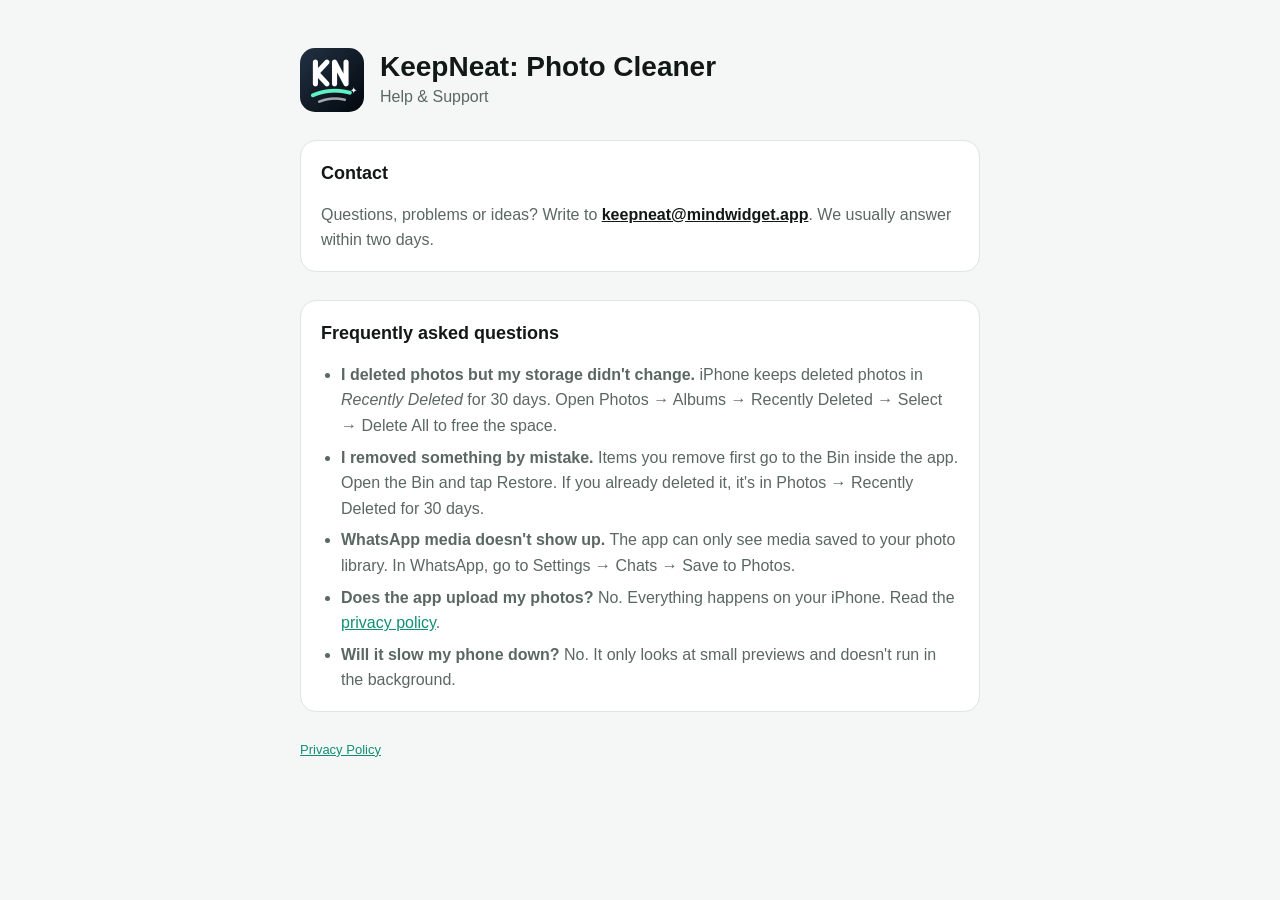
<file: index.html>
<!doctype html>
<html lang="en">
<head>
<meta charset="utf-8">
<meta name="viewport" content="width=device-width, initial-scale=1">
<title>App Support</title>
<meta http-equiv="refresh" content="0; url=keepneat/">
</head>
<body><a href="keepneat/">KeepNeat support</a></body>
</html>
</file>
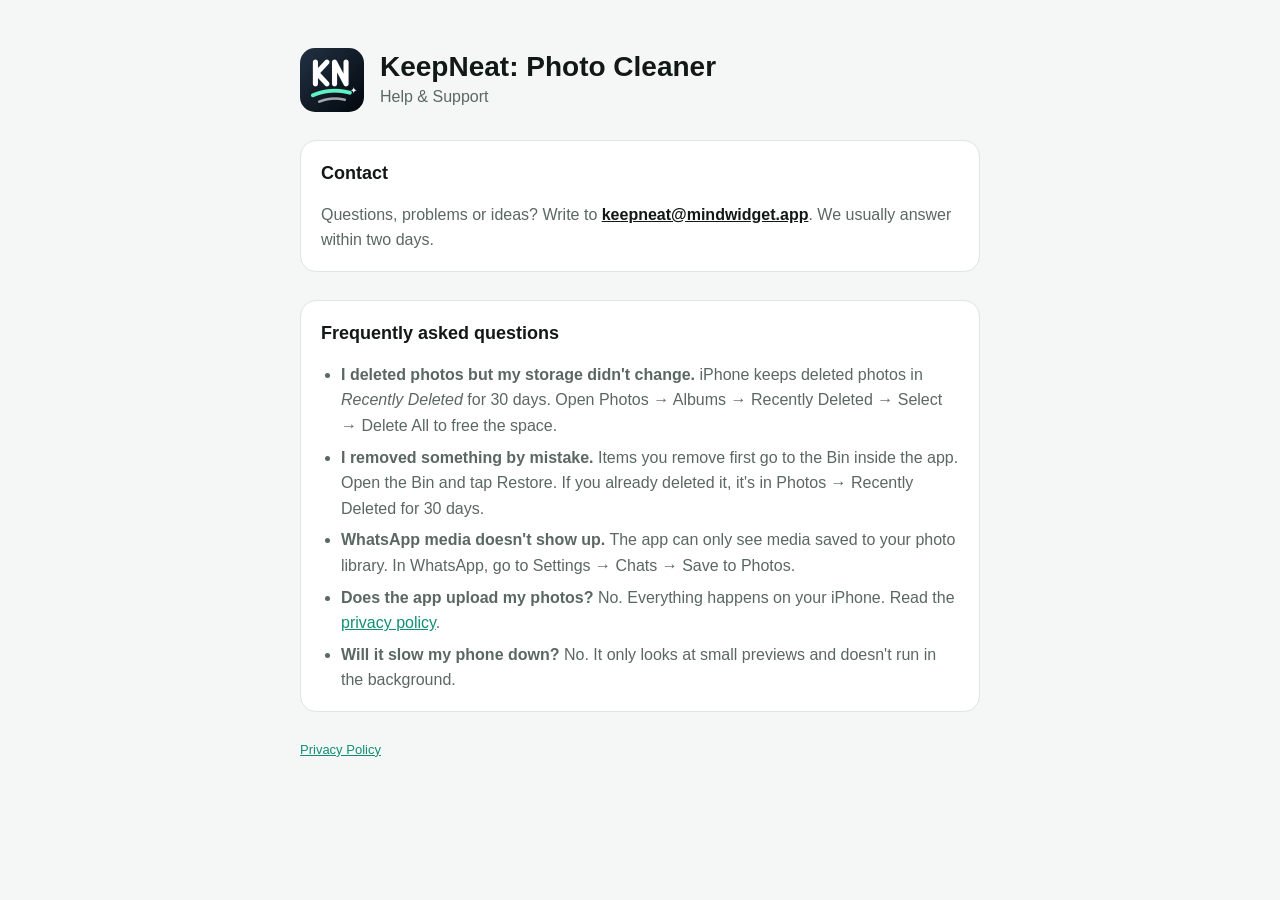
<file: keepneat/index.html>
<!doctype html>
<html lang="en">
<head>
<meta charset="utf-8">
<meta name="viewport" content="width=device-width, initial-scale=1, viewport-fit=cover">
<title>KeepNeat: Photo Cleaner · Support</title>
<meta name="description" content="Help and support for KeepNeat, the on-device photo cleaner for iPhone.">
<link rel="stylesheet" href="style.css">
</head>
<body>
<main>
  <header>
    <img src="icon.png" alt="">
    <div>
      <h1>KeepNeat: Photo Cleaner</h1>
      <p>Help &amp; Support</p>
    </div>
  </header>

  <div class="card">
    <h2>Contact</h2>
    <p>Questions, problems or ideas? Write to <a class="email" href="mailto:keepneat@mindwidget.app">keepneat@mindwidget.app</a>. We usually answer within two days.</p>
  </div>

  <div class="card">
    <h2>Frequently asked questions</h2>
    <ul>
      <li><b>I deleted photos but my storage didn't change.</b> iPhone keeps deleted photos in <i>Recently Deleted</i> for 30 days. Open Photos → Albums → Recently Deleted → Select → Delete All to free the space.</li>
      <li><b>I removed something by mistake.</b> Items you remove first go to the Bin inside the app. Open the Bin and tap Restore. If you already deleted it, it's in Photos → Recently Deleted for 30 days.</li>
      <li><b>WhatsApp media doesn't show up.</b> The app can only see media saved to your photo library. In WhatsApp, go to Settings → Chats → Save to Photos.</li>
      <li><b>Does the app upload my photos?</b> No. Everything happens on your iPhone. Read the <a href="privacy.html">privacy policy</a>.</li>
      <li><b>Will it slow my phone down?</b> No. It only looks at small previews and doesn't run in the background.</li>
    </ul>
  </div>

  <footer><a href="privacy.html">Privacy Policy</a></footer>
</main>
</body>
</html>
</file>
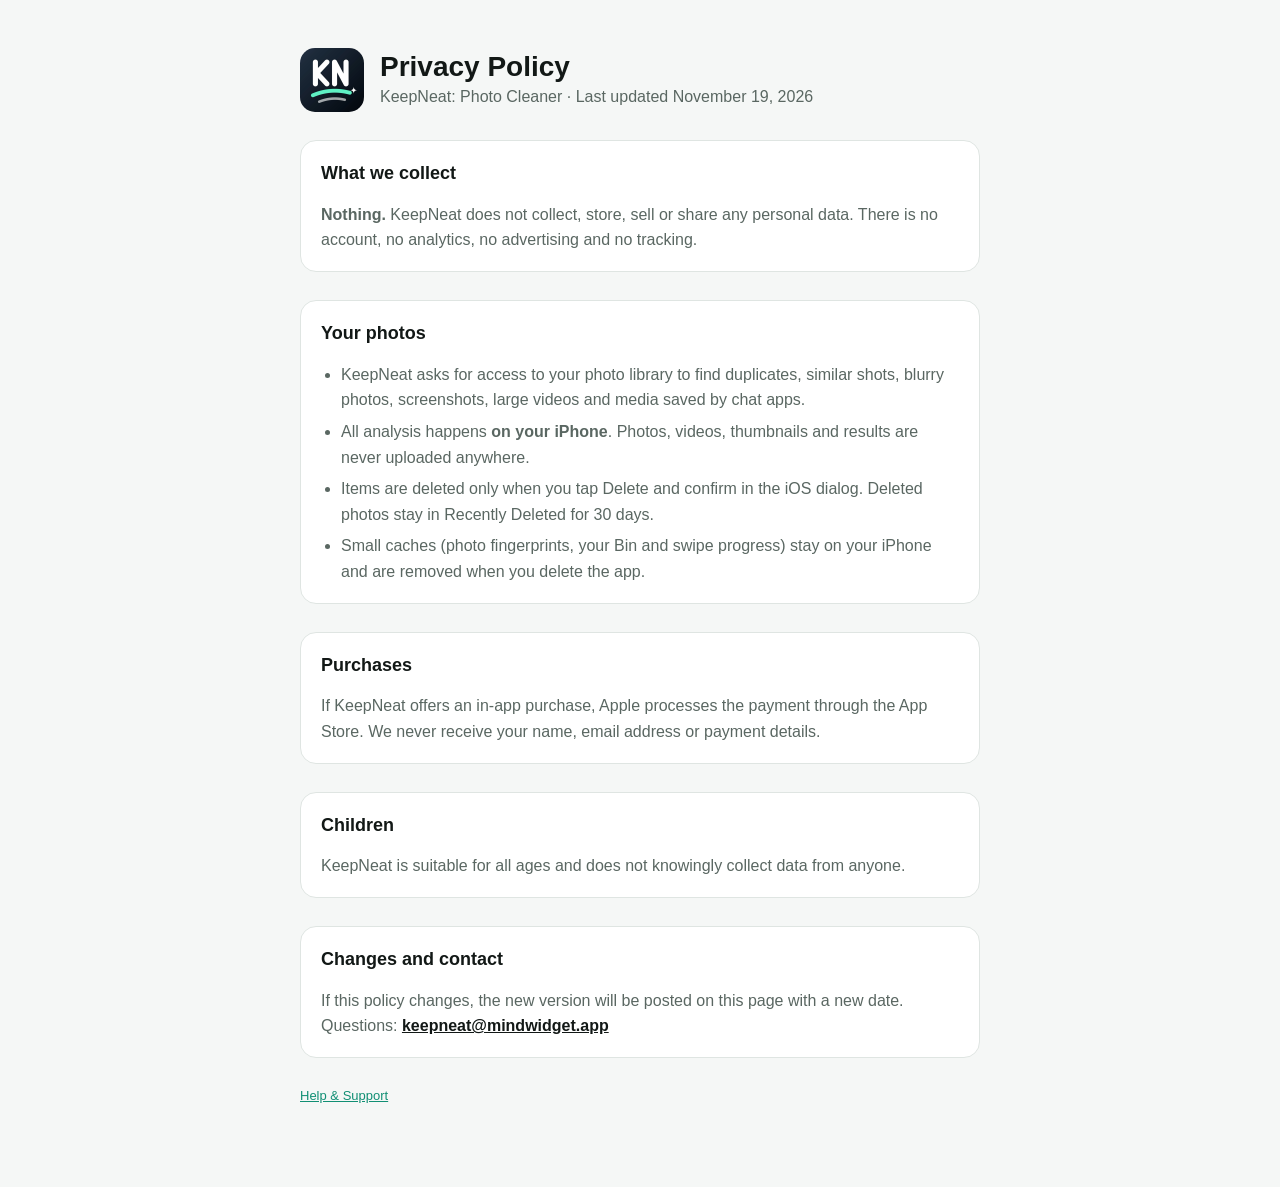
<file: keepneat/privacy.html>
<!doctype html>
<html lang="en">
<head>
<meta charset="utf-8">
<meta name="viewport" content="width=device-width, initial-scale=1, viewport-fit=cover">
<title>KeepNeat: Photo Cleaner · Privacy Policy</title>
<meta name="description" content="Privacy policy for KeepNeat: Photo Cleaner. No data is collected.">
<link rel="stylesheet" href="style.css">
</head>
<body>
<main>
  <header>
    <img src="icon.png" alt="">
    <div>
      <h1>Privacy Policy</h1>
      <p>KeepNeat: Photo Cleaner · Last updated November 19, 2026</p>
    </div>
  </header>

  <div class="card">
    <h2>What we collect</h2>
    <p><b>Nothing.</b> KeepNeat does not collect, store, sell or share any personal data. There is no account, no analytics, no advertising and no tracking.</p>
  </div>

  <div class="card">
    <h2>Your photos</h2>
    <ul>
      <li>KeepNeat asks for access to your photo library to find duplicates, similar shots, blurry photos, screenshots, large videos and media saved by chat apps.</li>
      <li>All analysis happens <b>on your iPhone</b>. Photos, videos, thumbnails and results are never uploaded anywhere.</li>
      <li>Items are deleted only when you tap Delete and confirm in the iOS dialog. Deleted photos stay in Recently Deleted for 30 days.</li>
      <li>Small caches (photo fingerprints, your Bin and swipe progress) stay on your iPhone and are removed when you delete the app.</li>
    </ul>
  </div>

  <div class="card">
    <h2>Purchases</h2>
    <p>If KeepNeat offers an in-app purchase, Apple processes the payment through the App Store. We never receive your name, email address or payment details.</p>
  </div>

  <div class="card">
    <h2>Children</h2>
    <p>KeepNeat is suitable for all ages and does not knowingly collect data from anyone.</p>
  </div>

  <div class="card">
    <h2>Changes and contact</h2>
    <p>If this policy changes, the new version will be posted on this page with a new date. Questions: <a class="email" href="mailto:keepneat@mindwidget.app">keepneat@mindwidget.app</a></p>
  </div>

  <footer><a href="./">Help &amp; Support</a></footer>
</main>
</body>
</html>
</file>
<file: keepneat/style.css>
:root { --bg:#f5f7f6; --card:#fff; --fg:#121816; --muted:#5a6762; --line:#dfe5e2; --accent:#118f74; }
@media (prefers-color-scheme: dark) { :root { --bg:#0e1311; --card:#161d1a; --fg:#e6ece9; --muted:#97a49f; --line:#28322e; --accent:#43cfa6; } }
* { box-sizing: border-box; }
body { margin:0; background:var(--bg); color:var(--fg); font:16px/1.6 -apple-system, BlinkMacSystemFont, "Segoe UI", Inter, sans-serif; padding:0 max(16px, env(safe-area-inset-left)); }
main { max-width:680px; margin:0 auto; padding:48px 0 80px; display:flex; flex-direction:column; gap:28px; }
header { display:flex; align-items:center; gap:16px; }
header img { width:64px; height:64px; border-radius:15px; }
h1 { font-size:28px; line-height:1.2; margin:0; }
h2 { font-size:18px; margin:0 0 6px; }
p, li { color:var(--muted); margin:0; }
ul { margin:0; padding-left:20px; display:flex; flex-direction:column; gap:6px; }
.card { background:var(--card); border:1px solid var(--line); border-radius:16px; padding:18px 20px; display:flex; flex-direction:column; gap:8px; }
a { color:var(--accent); }
.email { font-weight:600; color:var(--fg); user-select:all; }
footer { font-size:13px; color:var(--muted); }
</file>
